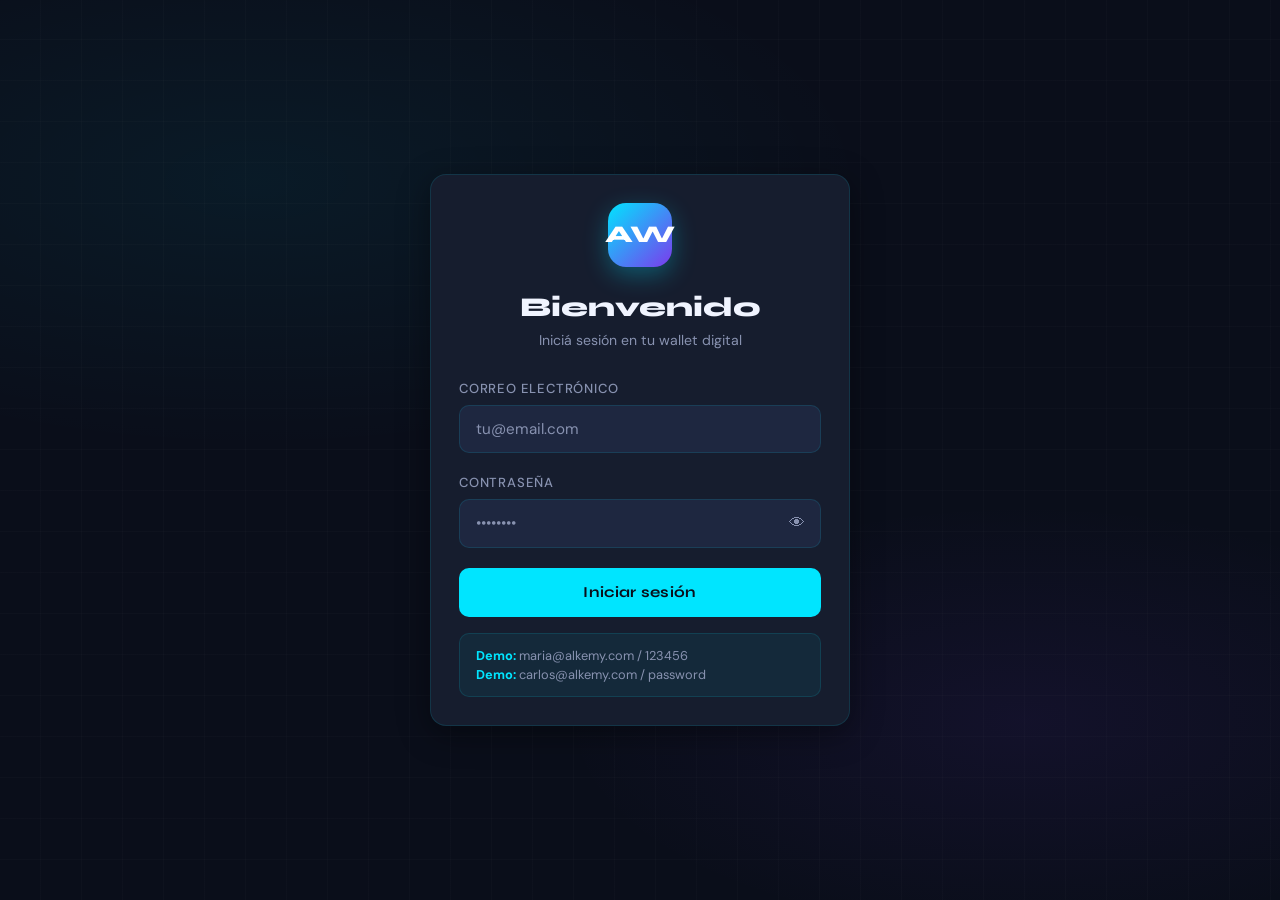
<file: index.html>
<!DOCTYPE html>
<html>
<head>
  <meta charset="UTF-8">
  <meta http-equiv="refresh" content="0; url=login.html">
</head>
<body>
  <script>window.location.href = 'login.html';</script>
</body>
</html>
</file>
<file: css/styles.css>
@import url('https://fonts.googleapis.com/css2?family=Syne:wght@400;600;700;800&family=DM+Sans:wght@300;400;500&display=swap');

:root {
  --bg: #0a0e1a;
  --bg2: #111827;
  --card: #161d2e;
  --card2: #1e2740;
  --accent: #00e5ff;
  --accent2: #7c3aed;
  --green: #10b981;
  --red: #ef4444;
  --text: #f0f4ff;
  --text2: #8892b0;
  --border: rgba(0,229,255,0.12);
  --shadow: 0 8px 32px rgba(0,0,0,0.4);
  --radius: 16px;
}

* { margin: 0; padding: 0; box-sizing: border-box; }

body {
  font-family: 'DM Sans', sans-serif;
  background: var(--bg);
  color: var(--text);
  min-height: 100vh;
  overflow-x: hidden;
}

h1, h2, h3, h4, .brand {
  font-family: 'Syne', sans-serif;
}

/* ── Backgrounds ── */
.bg-pattern {
  position: fixed; inset: 0; z-index: 0;
  background:
    radial-gradient(ellipse 80% 50% at 20% 20%, rgba(0,229,255,0.06) 0%, transparent 60%),
    radial-gradient(ellipse 60% 40% at 80% 80%, rgba(124,58,237,0.08) 0%, transparent 60%),
    var(--bg);
}
.bg-pattern::after {
  content: '';
  position: absolute; inset: 0;
  background-image: repeating-linear-gradient(0deg, transparent, transparent 40px, rgba(255,255,255,0.015) 40px, rgba(255,255,255,0.015) 41px),
    repeating-linear-gradient(90deg, transparent, transparent 40px, rgba(255,255,255,0.015) 40px, rgba(255,255,255,0.015) 41px);
}

.page-wrap { position: relative; z-index: 1; min-height: 100vh; }

/* ── Navbar ── */
.navbar-alke {
  background: rgba(10,14,26,0.85);
  backdrop-filter: blur(20px);
  border-bottom: 1px solid var(--border);
  padding: 14px 0;
}
.brand {
  font-size: 1.4rem;
  font-weight: 800;
  letter-spacing: -0.5px;
  color: var(--text) !important;
}
.brand span { color: var(--accent); }
.nav-link-alke {
  color: var(--text2) !important;
  font-size: 0.9rem;
  font-weight: 500;
  padding: 6px 14px !important;
  border-radius: 8px;
  transition: all 0.2s;
}
.nav-link-alke:hover, .nav-link-alke.active {
  color: var(--accent) !important;
  background: rgba(0,229,255,0.08);
}
.btn-nav {
  background: var(--accent);
  color: var(--bg) !important;
  font-weight: 700;
  font-family: 'Syne', sans-serif;
  padding: 7px 18px !important;
  border-radius: 8px;
  font-size: 0.85rem;
}
.btn-nav:hover { opacity: 0.85; }

/* ── Cards ── */
.alke-card {
  background: var(--card);
  border: 1px solid var(--border);
  border-radius: var(--radius);
  box-shadow: var(--shadow);
  padding: 28px;
}
.alke-card-sm { padding: 20px; }

/* ── Buttons ── */
.btn-alke {
  background: var(--accent);
  color: var(--bg);
  font-family: 'Syne', sans-serif;
  font-weight: 700;
  font-size: 0.95rem;
  padding: 13px 28px;
  border: none;
  border-radius: 10px;
  cursor: pointer;
  transition: all 0.2s;
  letter-spacing: 0.3px;
  width: 100%;
}
.btn-alke:hover {
  background: #00c8e0;
  transform: translateY(-1px);
  box-shadow: 0 6px 20px rgba(0,229,255,0.3);
}
.btn-alke-outline {
  background: transparent;
  border: 1.5px solid var(--accent);
  color: var(--accent);
}
.btn-alke-outline:hover {
  background: rgba(0,229,255,0.1);
  transform: translateY(-1px);
}
.btn-danger-alke {
  background: var(--red);
  color: #fff;
}
.btn-danger-alke:hover {
  background: #dc2626;
  box-shadow: 0 6px 20px rgba(239,68,68,0.3);
}

/* ── Forms ── */
.alke-input {
  background: var(--card2);
  border: 1.5px solid var(--border);
  color: var(--text);
  border-radius: 10px;
  padding: 12px 16px;
  font-size: 0.95rem;
  font-family: 'DM Sans', sans-serif;
  width: 100%;
  transition: border-color 0.2s;
}
.alke-input:focus {
  outline: none;
  border-color: var(--accent);
  box-shadow: 0 0 0 3px rgba(0,229,255,0.1);
}
.alke-input::placeholder { color: var(--text2); }
.alke-label {
  font-size: 0.82rem;
  font-weight: 500;
  color: var(--text2);
  text-transform: uppercase;
  letter-spacing: 0.8px;
  margin-bottom: 6px;
  display: block;
}
.form-group { margin-bottom: 20px; }

/* ── Balance Display ── */
.balance-big {
  font-family: 'Syne', sans-serif;
  font-size: 2.8rem;
  font-weight: 800;
  color: var(--text);
  letter-spacing: -1px;
}
.balance-big span { color: var(--accent); font-size: 1.6rem; vertical-align: top; margin-top: 8px; display: inline-block; }

/* ── Transaction Items ── */
.tx-item {
  display: flex;
  align-items: center;
  gap: 14px;
  padding: 14px 0;
  border-bottom: 1px solid var(--border);
  transition: background 0.15s;
}
.tx-item:last-child { border-bottom: none; }
.tx-item:hover { background: rgba(255,255,255,0.02); border-radius: 8px; padding-left: 8px; }
.tx-icon {
  width: 42px; height: 42px;
  border-radius: 12px;
  display: flex; align-items: center; justify-content: center;
  font-size: 1.1rem;
  flex-shrink: 0;
}
.tx-icon.income { background: rgba(16,185,129,0.15); color: var(--green); }
.tx-icon.expense { background: rgba(239,68,68,0.15); color: var(--red); }
.tx-name { font-weight: 500; font-size: 0.95rem; }
.tx-date { font-size: 0.78rem; color: var(--text2); margin-top: 2px; }
.tx-amount { margin-left: auto; font-family: 'Syne', sans-serif; font-weight: 700; font-size: 1rem; }
.tx-amount.income { color: var(--green); }
.tx-amount.expense { color: var(--red); }

/* ── Quick Action Buttons ── */
.action-btn {
  display: flex; flex-direction: column; align-items: center; gap: 8px;
  background: var(--card2);
  border: 1px solid var(--border);
  border-radius: 14px;
  padding: 18px 14px;
  cursor: pointer;
  transition: all 0.2s;
  text-decoration: none;
  color: var(--text2);
  font-size: 0.8rem;
  font-weight: 500;
}
.action-btn:hover {
  border-color: var(--accent);
  color: var(--accent);
  transform: translateY(-2px);
  background: rgba(0,229,255,0.05);
}
.action-btn .icon { font-size: 1.5rem; }

/* ── Badge/Tag ── */
.tag {
  display: inline-block;
  padding: 3px 10px;
  border-radius: 20px;
  font-size: 0.75rem;
  font-weight: 600;
}
.tag-green { background: rgba(16,185,129,0.15); color: var(--green); }
.tag-red { background: rgba(239,68,68,0.15); color: var(--red); }
.tag-blue { background: rgba(0,229,255,0.12); color: var(--accent); }

/* ── Alert ── */
.alke-alert {
  padding: 12px 16px;
  border-radius: 10px;
  font-size: 0.88rem;
  margin-bottom: 16px;
  display: none;
}
.alke-alert.error { background: rgba(239,68,68,0.12); border: 1px solid rgba(239,68,68,0.3); color: #fca5a5; }
.alke-alert.success { background: rgba(16,185,129,0.12); border: 1px solid rgba(16,185,129,0.3); color: #6ee7b7; }
.alke-alert.show { display: block; animation: fadeIn 0.3s ease; }

/* ── Section titles ── */
.section-title {
  font-family: 'Syne', sans-serif;
  font-size: 1.1rem;
  font-weight: 700;
  color: var(--text);
  margin-bottom: 4px;
}
.section-sub {
  font-size: 0.82rem;
  color: var(--text2);
  margin-bottom: 20px;
}

/* ── Divider ── */
.divider {
  border: none;
  border-top: 1px solid var(--border);
  margin: 20px 0;
}

/* ── Spinner ── */
.spinner {
  width: 20px; height: 20px;
  border: 2px solid rgba(0,0,0,0.2);
  border-top-color: var(--bg);
  border-radius: 50%;
  animation: spin 0.6s linear infinite;
  display: inline-block;
}

/* ── Animations ── */
@keyframes fadeIn { from { opacity:0; transform:translateY(-4px); } to { opacity:1; transform:translateY(0); } }
@keyframes slideUp { from { opacity:0; transform:translateY(20px); } to { opacity:1; transform:translateY(0); } }
@keyframes spin { to { transform: rotate(360deg); } }
@keyframes pulse { 0%,100%{ opacity:1; } 50%{ opacity:0.5; } }

.fade-in { animation: fadeIn 0.4s ease forwards; }
.slide-up { animation: slideUp 0.5s ease forwards; }

/* ── Responsive ── */
@media (max-width: 768px) {
  .balance-big { font-size: 2rem; }
  .alke-card { padding: 20px; }
}
</file>
